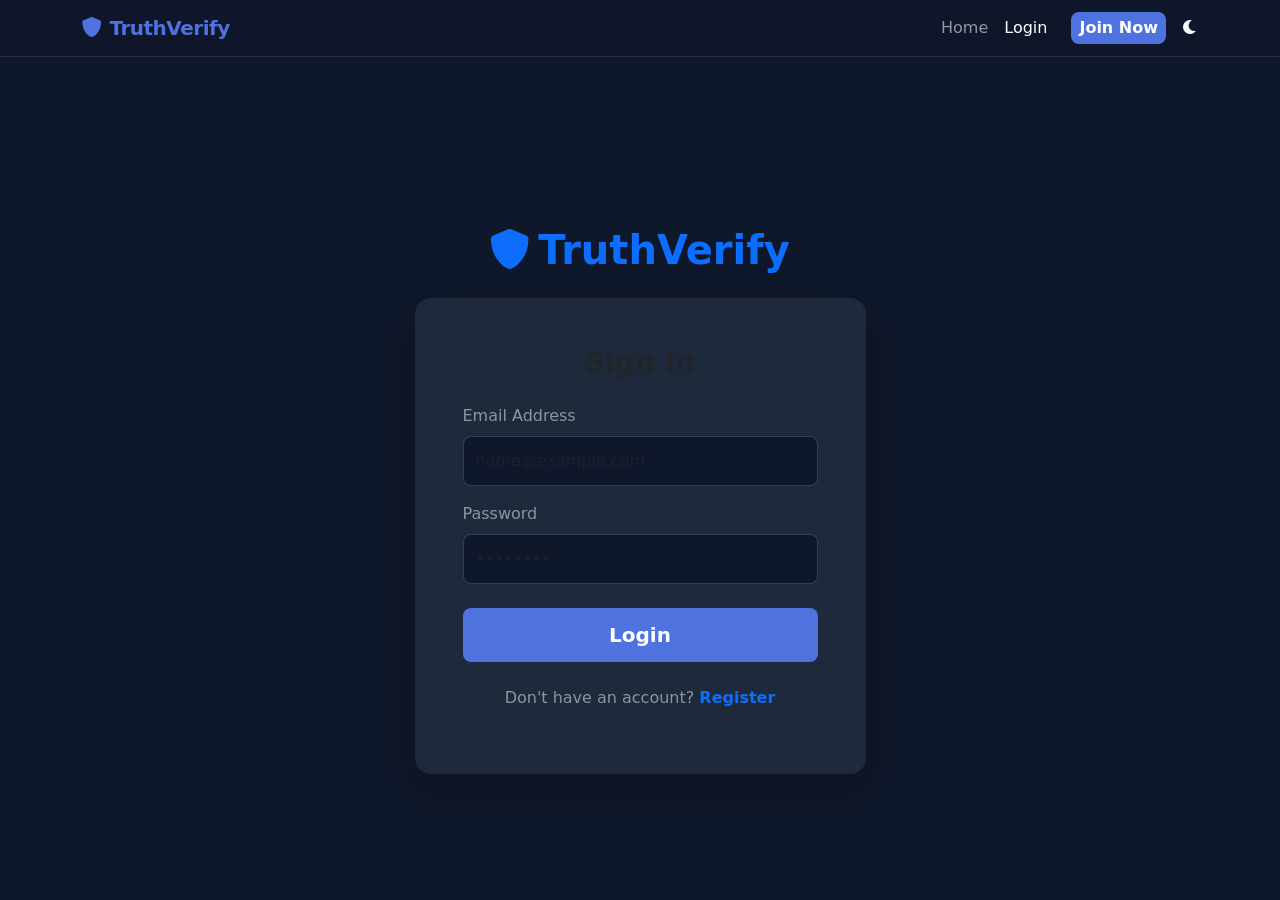
<file: frontend/dashboard.html>
<!DOCTYPE html>
<html lang="en">
<head>
    <meta charset="UTF-8">
    <meta name="viewport" content="width=device-width, initial-scale=1.0">
    <title>Admin Dashboard - TruthVerify</title>
    <link href="https://cdn.jsdelivr.net/npm/bootstrap@5.3.0/dist/css/bootstrap.min.css" rel="stylesheet">
    <link href="https://cdnjs.cloudflare.com/ajax/libs/font-awesome/6.0.0/css/all.min.css" rel="stylesheet">
    <link rel="stylesheet" href="static/css/style.css">
</head>
<body>
    <!-- Navigation Container -->
    <div id="navbar-container"></div>

    <div class="container py-5" id="dashboard-container">
        
        <!-- Alerts wrapper -->
        <div id="alert-box"></div>

        <div class="row mb-4">
            <div class="col-md-3">
                <div class="card stat-card border-0 animate-fade" style="animation-delay: 0.1s;">
                    <span id="total-analyses" class="stat-value text-primary">-</span>
                    <span class="stat-label">Total Analyses</span>
                </div>
            </div>
            <div class="col-md-3">
                <div class="card stat-card border-0 animate-fade" style="animation-delay: 0.2s;">
                    <span id="real-count" class="stat-value text-success">-</span>
                    <span class="stat-label">Real News Detected</span>
                </div>
            </div>
            <div class="col-md-3">
                <div class="card stat-card border-0 animate-fade" style="animation-delay: 0.3s;">
                    <span id="fake-count" class="stat-value text-danger">-</span>
                    <span class="stat-label">Fake News Detected</span>
                </div>
            </div>
            <div class="col-md-3">
                <div class="card stat-card border-0 animate-fade" style="animation-delay: 0.4s;">
                    <span id="total-users" class="stat-value text-info">-</span>
                    <span class="stat-label">Registered Users</span>
                </div>
            </div>
        </div>

        <div class="row">
            <div class="col-lg-8">
                <div class="card border-0 animate-fade">
                    <div class="card-header bg-transparent border-0 p-4">
                        <h5 class="fw-bold text-white mb-0">Recent Platform Activity</h5>
                    </div>
                    <div class="card-body p-0">
                        <div class="table-responsive">
                            <table class="table table-dark table-hover mb-0">
                                <thead>
                                    <tr class="text-secondary" style="font-size: 0.8rem;">
                                        <th class="px-4">User ID</th>
                                        <th>Prediction</th>
                                        <th>Confidence</th>
                                        <th>Time</th>
                                    </tr>
                                </thead>
                                <tbody id="activity-table-body">
                                    <!-- Recent activity loaded dynamically by main.js -->
                                    <tr>
                                        <td colspan="4" class="text-center py-4 text-white-50">
                                            <div class="spinner-border spinner-border-sm text-primary me-2" role="status"></div>
                                            Loading activity...
                                        </td>
                                    </tr>
                                </tbody>
                            </table>
                        </div>
                    </div>
                </div>
            </div>
            <div class="col-lg-4">
                <div class="card border-0 animate-fade">
                    <div class="card-header bg-transparent border-0 p-4">
                        <h5 class="fw-bold text-white mb-0">Distribution</h5>
                    </div>
                    <div class="card-body text-center p-5">
                        <div class="d-flex justify-content-between mb-2">
                            <span>Real News</span>
                            <span id="real-percent">-</span>
                        </div>
                        <div class="progress mb-4">
                           <div id="real-progress" class="progress-bar bg-success" role="progressbar" style="width: 0%"></div>
                        </div>

                        <div class="d-flex justify-content-between mb-2">
                            <span>Fake News</span>
                            <span id="fake-percent">-</span>
                        </div>
                        <div class="progress">
                           <div id="fake-progress" class="progress-bar bg-danger" role="progressbar" style="width: 0%"></div>
                        </div>
                    </div>
                </div>
            </div>
        </div>
    </div>

    <script src="https://cdn.jsdelivr.net/npm/bootstrap@5.3.0/dist/js/bootstrap.bundle.min.js"></script>
    <script src="static/js/main.js"></script>
</body>
</html>
</file>
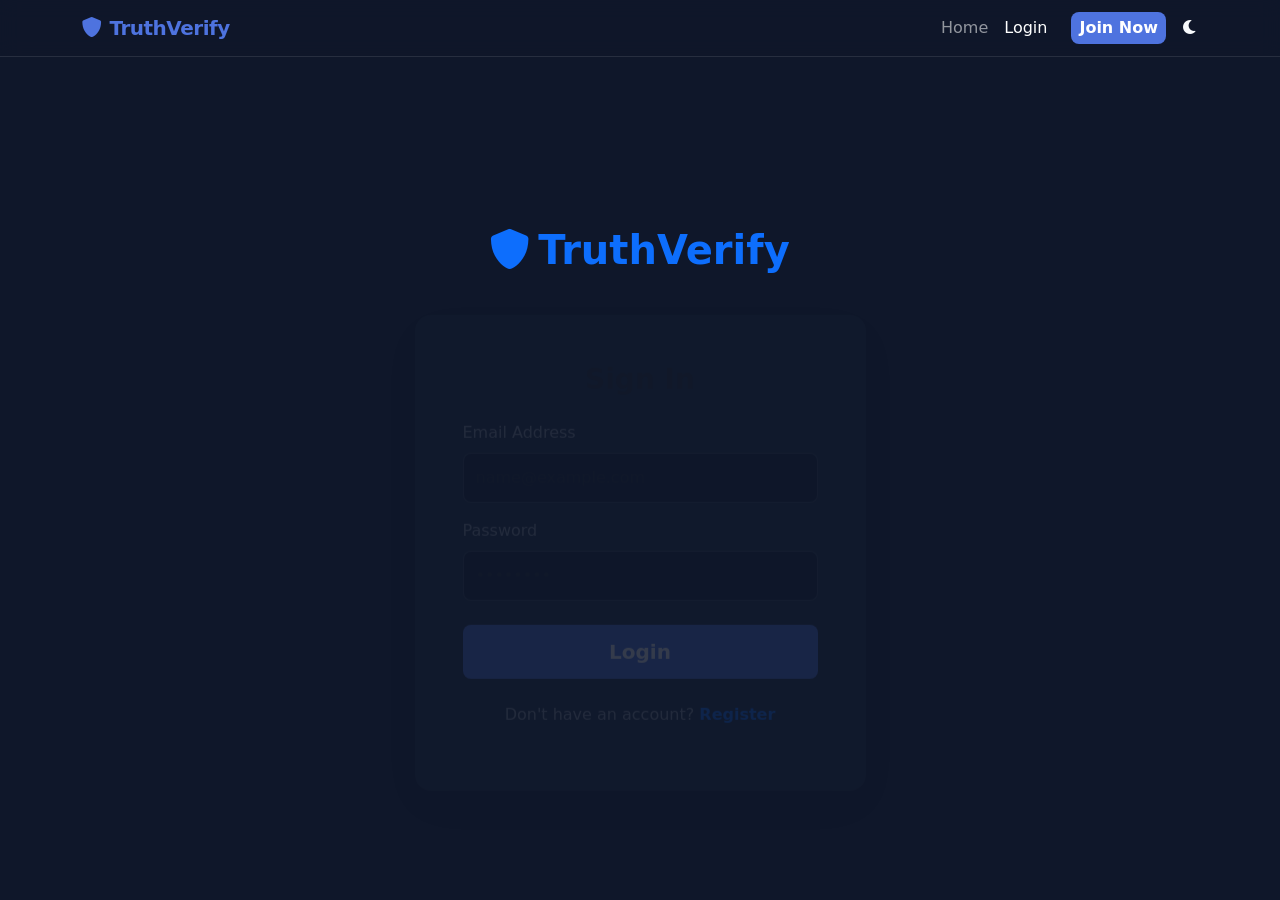
<file: frontend/history.html>
<!DOCTYPE html>
<html lang="en">
<head>
    <meta charset="UTF-8">
    <meta name="viewport" content="width=device-width, initial-scale=1.0">
    <title>Prediction History - TruthVerify</title>
    <link href="https://cdn.jsdelivr.net/npm/bootstrap@5.3.0/dist/css/bootstrap.min.css" rel="stylesheet">
    <link href="https://cdnjs.cloudflare.com/ajax/libs/font-awesome/6.0.0/css/all.min.css" rel="stylesheet">
    <link rel="stylesheet" href="static/css/style.css">
</head>
<body>
    <!-- Navigation Container -->
    <div id="navbar-container"></div>

    <div class="container py-5">
        <h2 class="fw-bold mb-4 text-white">Your Analysis History</h2>
        
        <!-- Alerts wrapper -->
        <div id="alert-box"></div>

        <div class="card animate-fade border-0">
            <div class="card-body p-0">
                <div class="table-responsive">
                    <table class="table table-dark table-hover mb-0">
                        <thead>
                            <tr class="text-secondary text-uppercase" style="font-size: 0.8rem;">
                                <th class="px-4 py-3">News Sample</th>
                                <th class="py-3">Prediction</th>
                                <th class="py-3">Confidence</th>
                                <th class="py-3">Date</th>
                            </tr>
                        </thead>
                        <tbody id="history-table-body">
                            <!-- History items loaded dynamically by main.js -->
                            <tr>
                                <td colspan="4" class="text-center py-5 text-white-50">
                                    <div class="spinner-border spinner-border-sm text-primary me-2" role="status"></div>
                                    Loading history...
                                </td>
                            </tr>
                        </tbody>
                    </table>
                </div>
            </div>
        </div>
    </div>

    <script src="https://cdn.jsdelivr.net/npm/bootstrap@5.3.0/dist/js/bootstrap.bundle.min.js"></script>
    <script src="static/js/main.js"></script>
</body>
</html>
</file>
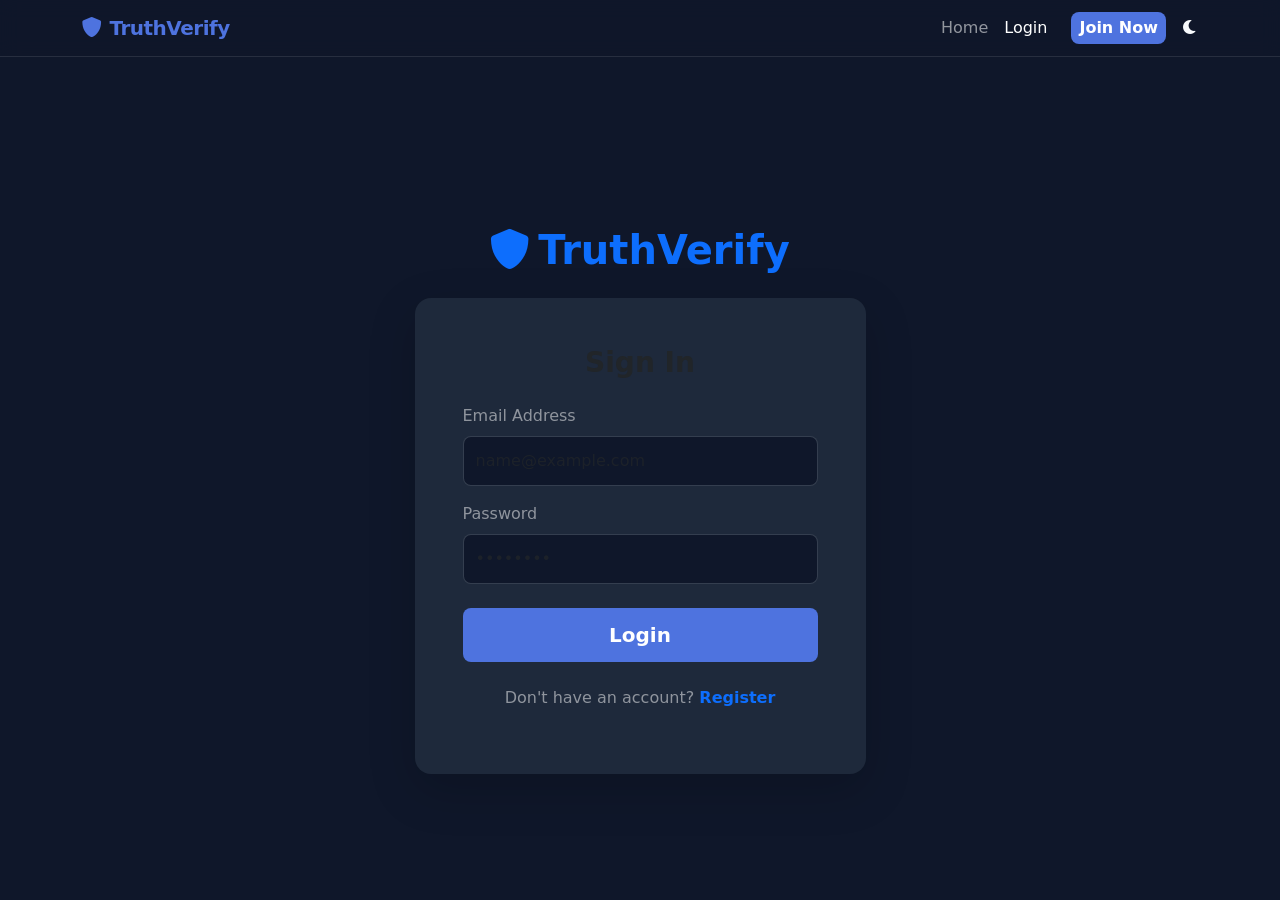
<file: frontend/login.html>
<!DOCTYPE html>
<html lang="en">
<head>
    <meta charset="UTF-8">
    <meta name="viewport" content="width=device-width, initial-scale=1.0">
    <title>Login - TruthVerify</title>
    <link href="https://cdn.jsdelivr.net/npm/bootstrap@5.3.0/dist/css/bootstrap.min.css" rel="stylesheet">
    <link href="https://cdnjs.cloudflare.com/ajax/libs/font-awesome/6.0.0/css/all.min.css" rel="stylesheet">
    <link rel="stylesheet" href="static/css/style.css">
</head>
<body class="d-flex flex-column align-items-center justify-content-center" style="min-height: 100vh;">
    <!-- Navigation Container -->
    <div id="navbar-container" class="w-100 position-absolute top-0"></div>

    <div class="container" style="margin-top: 100px;">
        <div class="row justify-content-center">
            <div class="col-md-5">
                <div class="text-center mb-4">
                    <a href="index.html" class="text-decoration-none">
                        <h1 class="text-primary fw-bold"><i class="fas fa-shield-alt me-2"></i>TruthVerify</h1>
                    </a>
                </div>

                <!-- Alerts wrapper -->
                <div id="alert-box"></div>

                <div class="card shadow-lg border-0 animate-fade">
                    <div class="card-body p-5">
                        <h3 class="text-center mb-4 fw-bold">Sign In</h3>
                        <form id="loginForm">
                            <div class="mb-3">
                                <label class="form-label text-white-50">Email Address</label>
                                <input type="email" name="email" class="form-control" placeholder="name@example.com" required>
                            </div>
                            <div class="mb-4">
                                <label class="form-label text-white-50">Password</label>
                                <input type="password" name="password" class="form-control" placeholder="••••••••" required>
                            </div>
                            <div class="d-grid">
                                <button type="submit" class="btn btn-primary btn-lg">Login</button>
                            </div>
                        </form>
                        <div class="text-center mt-4">
                            <p class="text-white-50">Don't have an account? <a href="register.html" class="text-primary text-decoration-none fw-bold">Register</a></p>
                        </div>
                    </div>
                </div>
            </div>
        </div>
    </div>
    
    <script src="https://cdn.jsdelivr.net/npm/bootstrap@5.3.0/dist/js/bootstrap.bundle.min.js"></script>
    <script src="static/js/main.js"></script>
</body>
</html>
</file>
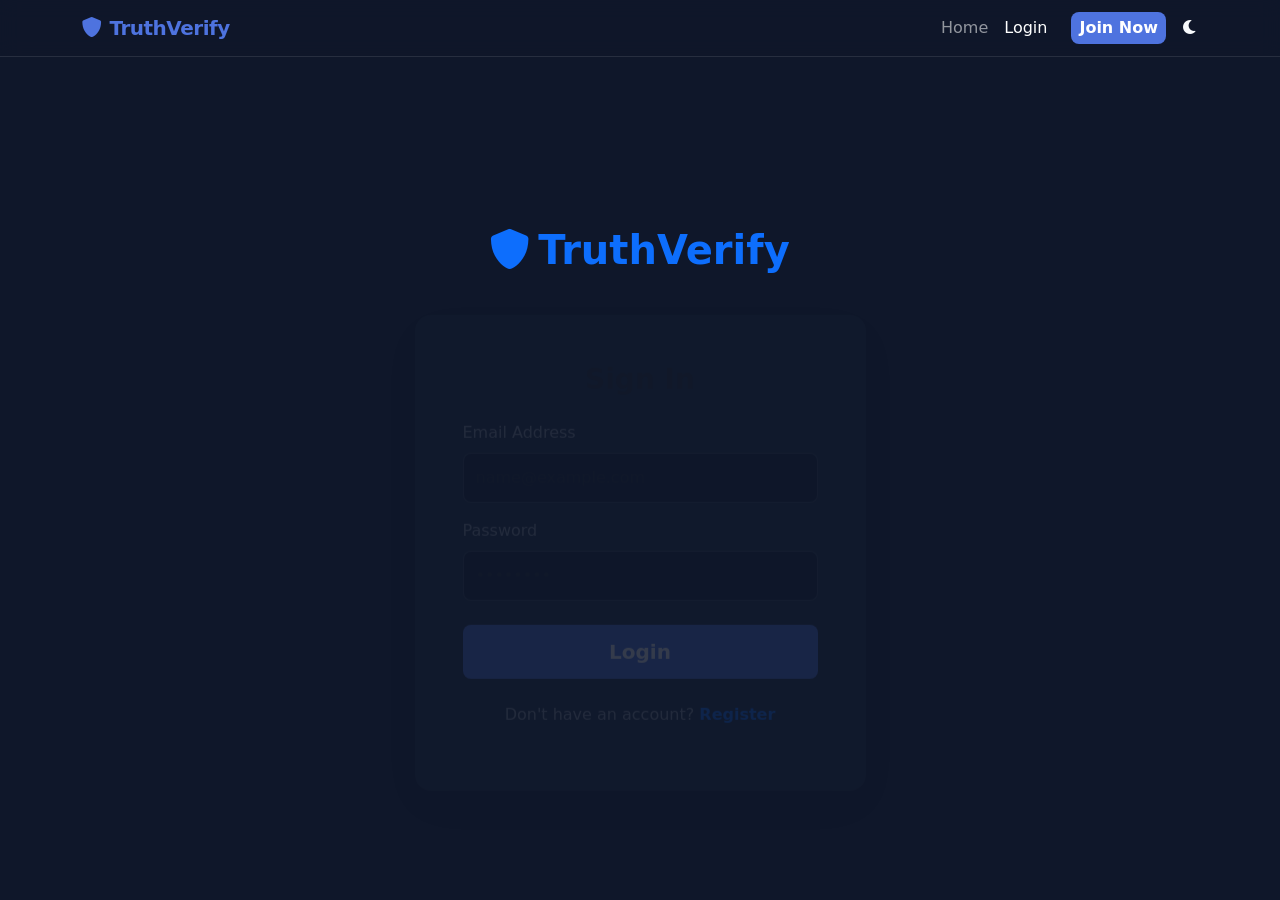
<file: frontend/predict.html>
<!DOCTYPE html>
<html lang="en">
<head>
    <meta charset="UTF-8">
    <meta name="viewport" content="width=device-width, initial-scale=1.0">
    <title>Analyze News - TruthVerify</title>
    <link href="https://cdn.jsdelivr.net/npm/bootstrap@5.3.0/dist/css/bootstrap.min.css" rel="stylesheet">
    <link href="https://cdnjs.cloudflare.com/ajax/libs/font-awesome/6.0.0/css/all.min.css" rel="stylesheet">
    <link rel="stylesheet" href="static/css/style.css">
</head>
<body>
    <!-- Navigation Container -->
    <div id="navbar-container"></div>

    <div class="container py-5">
        <div class="row justify-content-center">
            <div class="col-lg-10">
                
                <!-- Alerts wrapper -->
                <div id="alert-box"></div>

                <div class="card animate-fade shadow-lg border-0">
                    <div class="card-body p-5">
                        <h2 class="fw-bold text-center mb-4 text-white">News Content Analysis</h2>
                        <p class="text-center text-white-50 mb-5">Paste the news article or headline below to check its authenticity.</p>
                        
                        <form id="predictForm">
                            <div class="mb-4">
                                <textarea class="form-control" name="news_content" id="news_content" rows="8" placeholder="Start typing or paste news content here..." required></textarea>
                            </div>
                            <div class="d-grid shadow-sm">
                                <button type="submit" class="btn btn-primary btn-lg" id="analyzeBtn">
                                    <span id="btnText"><i class="fas fa-search me-2"></i>Analyze Now</span>
                                    <span id="btnLoading" class="d-none">
                                        <span class="spinner-border spinner-border-sm me-2" role="status" aria-hidden="true"></span>
                                        Analyzing...
                                    </span>
                                </button>
                            </div>
                        </form>

                        <!-- Predictions result display area (controlled by JS) -->
                        <div id="result-section" class="mt-5 text-center p-4 rounded-3 border-dashed border-2 animate-fade d-none">
                            <h4 class="mb-3 text-secondary">Analysis Result</h4>
                            
                            <div id="result-badge" class="result-badge">
                                <i id="result-badge-icon" class="fas me-2"></i>
                                <span id="result-badge-text"></span>
                            </div>

                            <div class="mt-4">
                                <p class="text-white-50 mb-1">Confidence Score</p>
                                <div class="progress mx-auto" style="width: 50%;">
                                    <div id="confidence-bar" class="progress-bar" role="progressbar" style="width: 0%" aria-valuenow="0" aria-valuemin="0" aria-valuemax="100"></div>
                                </div>
                                <span id="confidence-text" class="fw-bold mt-2 d-block">0.00%</span>
                            </div>
                        </div>
                        
                    </div>
                </div>
            </div>
        </div>
    </div>

    <footer class="text-center mt-5">
        <div class="container">
            <p>&copy; 2024 TruthVerify Fake News Detection System.</p>
        </div>
    </footer>

    <script src="https://cdn.jsdelivr.net/npm/bootstrap@5.3.0/dist/js/bootstrap.bundle.min.js"></script>
    <script src="static/js/main.js"></script>
</body>
</html>
</file>
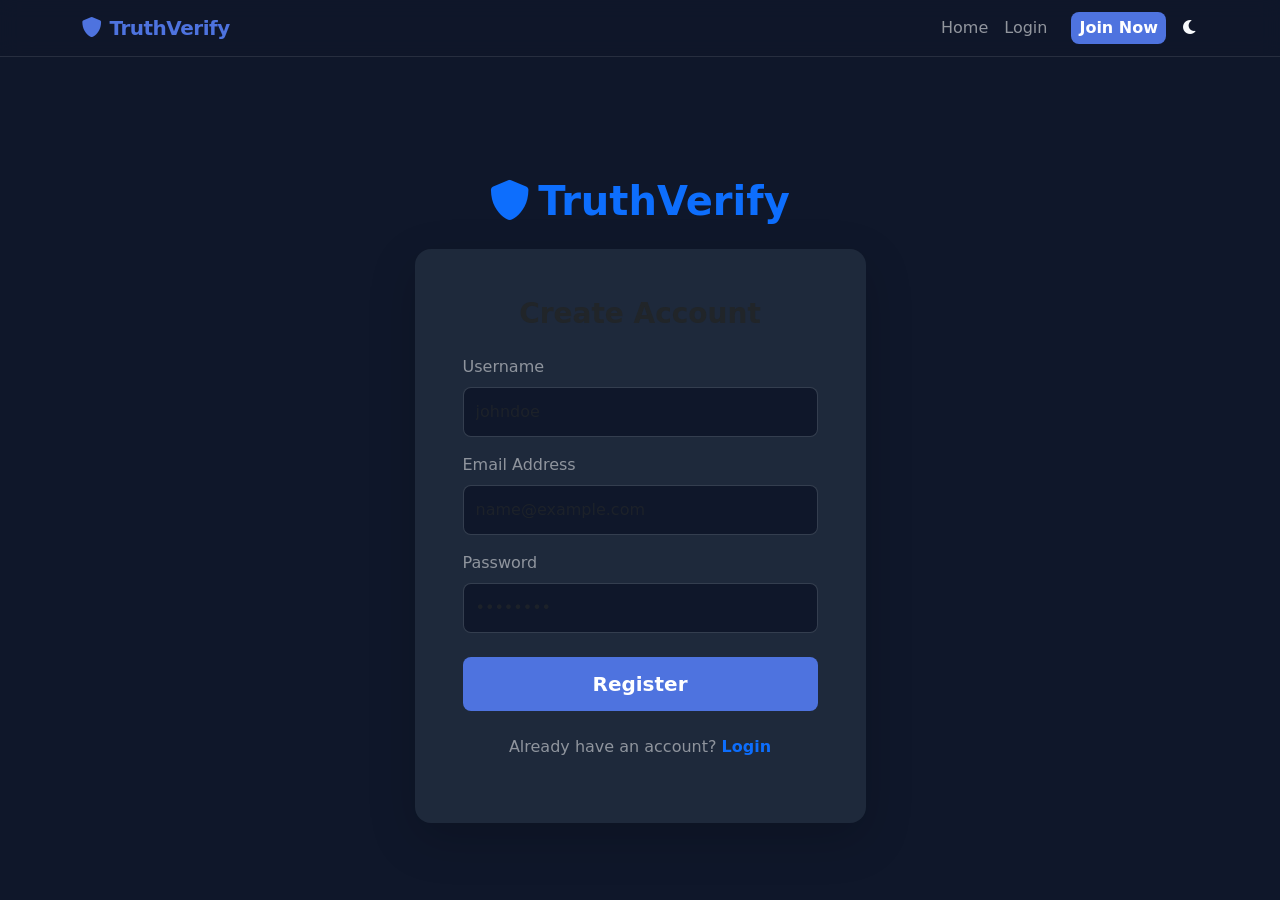
<file: frontend/register.html>
<!DOCTYPE html>
<html lang="en">
<head>
    <meta charset="UTF-8">
    <meta name="viewport" content="width=device-width, initial-scale=1.0">
    <title>Register - TruthVerify</title>
    <link href="https://cdn.jsdelivr.net/npm/bootstrap@5.3.0/dist/css/bootstrap.min.css" rel="stylesheet">
    <link href="https://cdnjs.cloudflare.com/ajax/libs/font-awesome/6.0.0/css/all.min.css" rel="stylesheet">
    <link rel="stylesheet" href="static/css/style.css">
</head>
<body class="d-flex flex-column align-items-center justify-content-center" style="min-height: 100vh;">
    <!-- Navigation Container -->
    <div id="navbar-container" class="w-100 position-absolute top-0"></div>

    <div class="container" style="margin-top: 100px;">
        <div class="row justify-content-center">
            <div class="col-md-5">
                <div class="text-center mb-4">
                    <a href="index.html" class="text-decoration-none">
                        <h1 class="text-primary fw-bold"><i class="fas fa-shield-alt me-2"></i>TruthVerify</h1>
                    </a>
                </div>

                <!-- Alerts wrapper -->
                <div id="alert-box"></div>

                <div class="card shadow-lg border-0 animate-fade">
                    <div class="card-body p-5">
                        <h3 class="text-center mb-4 fw-bold">Create Account</h3>
                        <form id="registerForm">
                            <div class="mb-3">
                                <label class="form-label text-white-50">Username</label>
                                <input type="text" name="username" class="form-control" placeholder="johndoe" required>
                            </div>
                            <div class="mb-3">
                                <label class="form-label text-white-50">Email Address</label>
                                <input type="email" name="email" class="form-control" placeholder="name@example.com" required>
                            </div>
                            <div class="mb-4">
                                <label class="form-label text-white-50">Password</label>
                                <input type="password" name="password" class="form-control" placeholder="••••••••" required>
                            </div>
                            <div class="d-grid">
                                <button type="submit" class="btn btn-primary btn-lg">Register</button>
                            </div>
                        </form>
                        <div class="text-center mt-4">
                            <p class="text-white-50">Already have an account? <a href="login.html" class="text-primary text-decoration-none fw-bold">Login</a></p>
                        </div>
                    </div>
                </div>
            </div>
        </div>
    </div>
    
    <script src="https://cdn.jsdelivr.net/npm/bootstrap@5.3.0/dist/js/bootstrap.bundle.min.js"></script>
    <script src="static/js/main.js"></script>
</body>
</html>
</file>
<file: frontend/static/css/style.css>
:root {
    --primary-color: #4e73df;
    --secondary-color: #1cc88a;
    --dark-bg: #0f172a;
    --card-bg: #1e293b;
    --text-primary: #f8fafc;
    --text-secondary: #94a3b8;
    --accent-real: #10b981;
    --accent-fake: #ef4444;
}

[data-theme='light'] {
    --dark-bg: #f1f5f9;
    --card-bg: #ffffff;
    --text-primary: #1e293b;
    --text-secondary: #64748b;
}

body {
    font-family: 'Inter', system-ui, -apple-system, sans-serif;
    background-color: var(--dark-bg);
    color: var(--text-primary);
    transition: background-color 0.3s, color 0.3s;
    min-height: 100vh;
}

.navbar {
    background: rgba(15, 23, 42, 0.8);
    backdrop-filter: blur(10px);
    border-bottom: 1px solid rgba(255, 255, 255, 0.1);
}

.navbar-brand {
    font-weight: 700;
    letter-spacing: -0.5px;
    color: var(--primary-color) !important;
}

.card {
    background-color: var(--card-bg);
    border: 1px solid rgba(255, 255, 255, 0.1);
    border-radius: 1rem;
    box-shadow: 0 10px 15px -3px rgba(0, 0, 0, 0.1);
    transition: transform 0.2s;
}

.card:hover {
    transform: translateY(-5px);
}

.btn-primary {
    background-color: var(--primary-color);
    border: none;
    padding: 0.75rem 1.5rem;
    border-radius: 0.5rem;
    font-weight: 600;
}

.btn-primary:hover {
    background-color: #3b50c1;
}

.result-badge {
    padding: 1rem 2rem;
    border-radius: 2rem;
    font-weight: 800;
    font-size: 1.5rem;
    text-transform: uppercase;
    display: inline-block;
    margin-top: 1rem;
}

.badge-real {
    background-color: rgba(16, 185, 129, 0.1);
    color: var(--accent-real);
    border: 2px solid var(--accent-real);
}

.badge-fake {
    background-color: rgba(239, 68, 68, 0.1);
    color: var(--accent-fake);
    border: 2px solid var(--accent-fake);
}

.stat-card {
    padding: 1.5rem;
    text-align: center;
}

.stat-value {
    font-size: 2.5rem;
    font-weight: 800;
    display: block;
}

.stat-label {
    color: var(--text-secondary);
    font-size: 0.875rem;
    text-transform: uppercase;
    letter-spacing: 0.05em;
}

footer {
    border-top: 1px solid rgba(255, 255, 255, 0.1);
    padding: 2rem 0;
    color: var(--text-secondary);
}

/* Forms */
.form-control {
    background-color: #0f172a;
    border: 1px solid rgba(255, 255, 255, 0.1);
    color: white;
    border-radius: 0.5rem;
    padding: 0.75rem;
}

.form-control:focus {
    background-color: #0f172a;
    color: white;
    border-color: var(--primary-color);
    box-shadow: 0 0 0 0.25rem rgba(78, 115, 223, 0.25);
}

/* Animations */
@keyframes fadeIn {
    from { opacity: 0; transform: translateY(20px); }
    to { opacity: 1; transform: translateY(0); }
}

.animate-fade {
    animation: fadeIn 0.5s ease-out forwards;
}

/* Progress Bar */
.progress {
    height: 10px;
    background-color: rgba(255, 255, 255, 0.1);
}

.border-dashed { border-style: dashed !important; }
.border-2 { border-width: 2px !important; }
</file>
